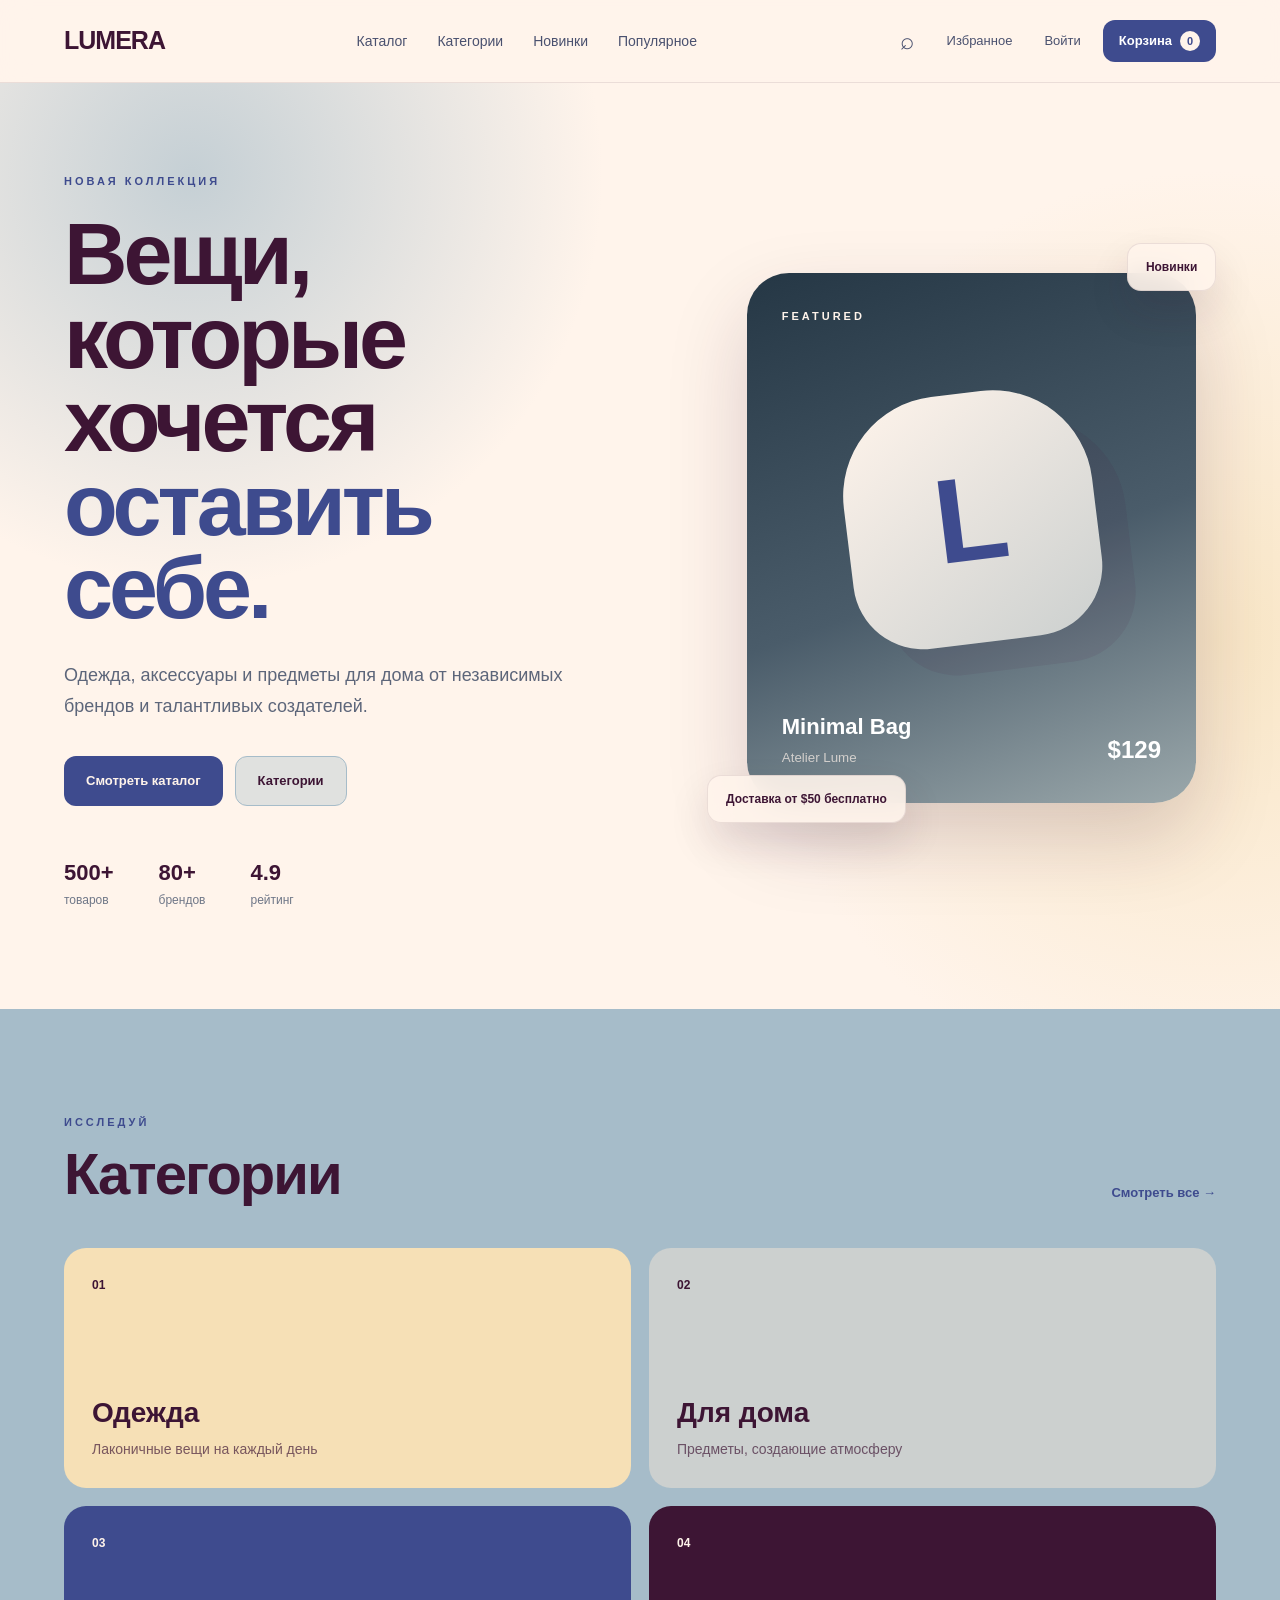
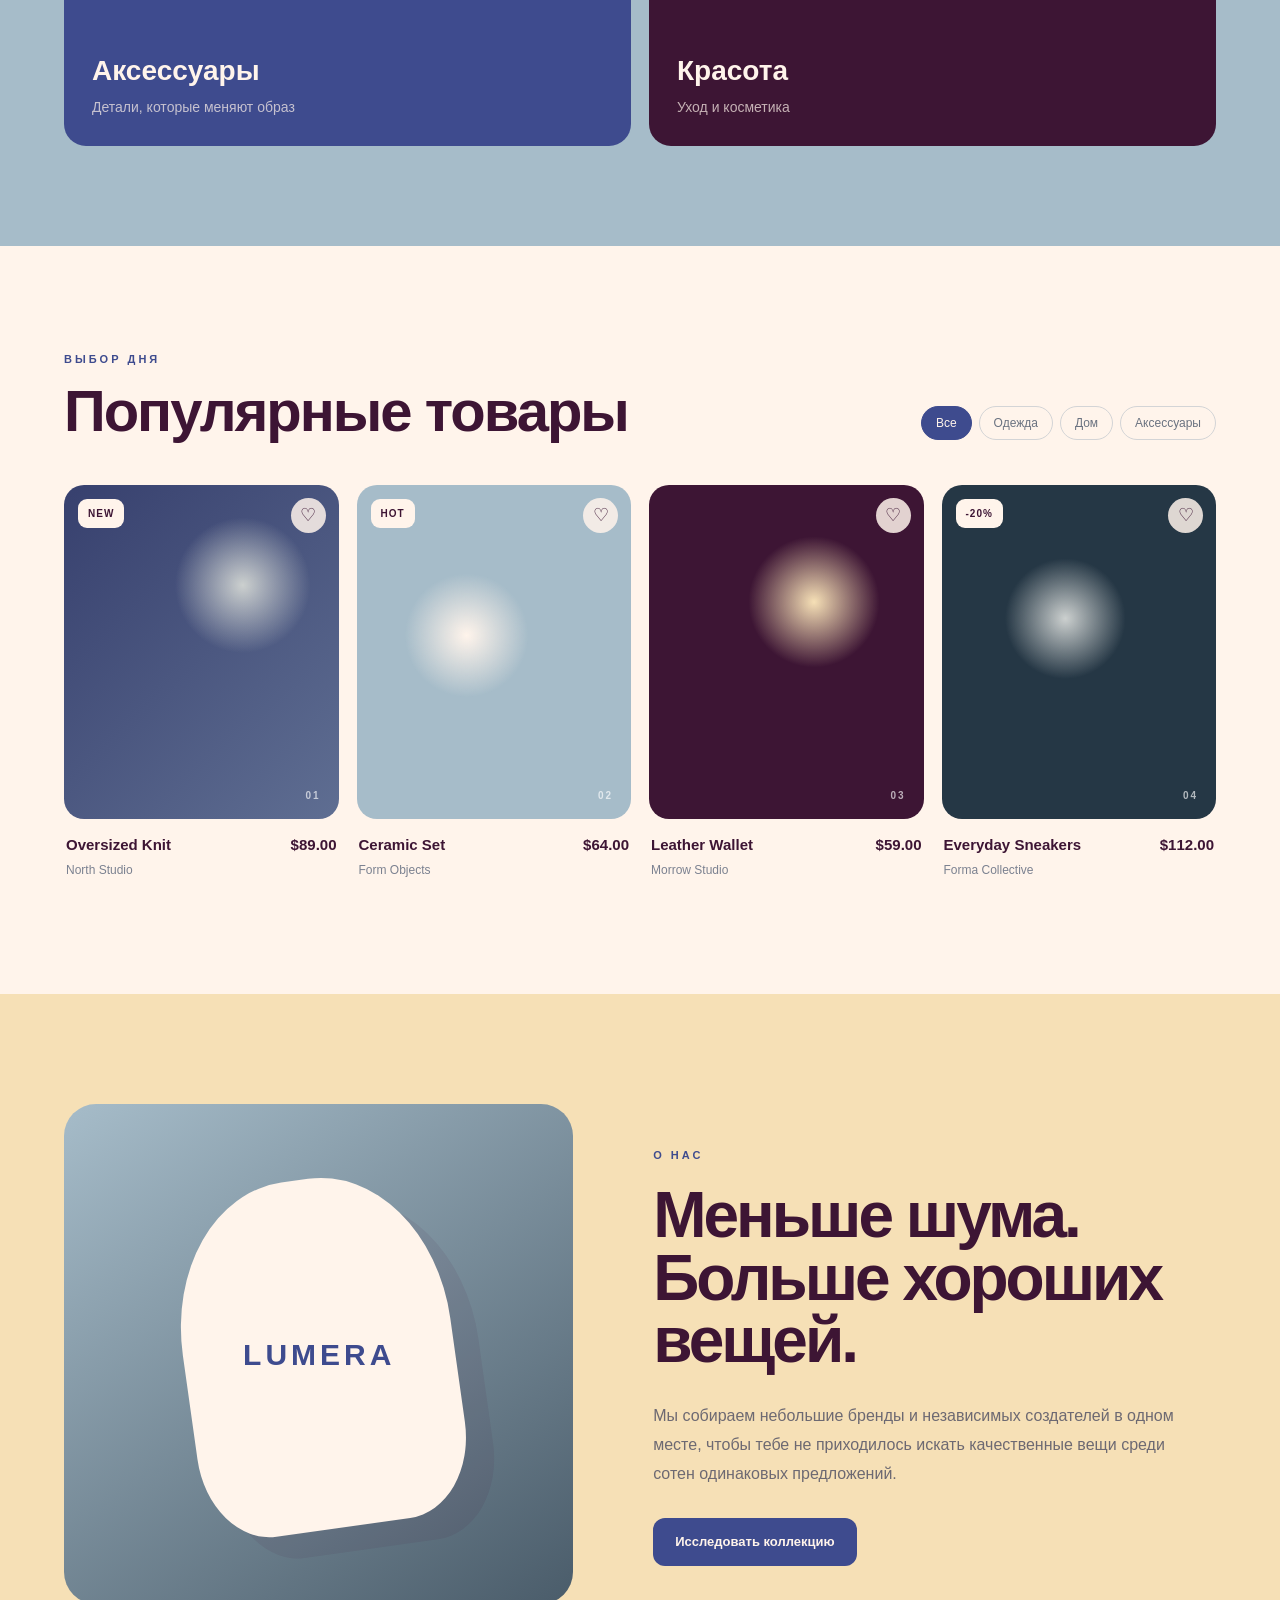
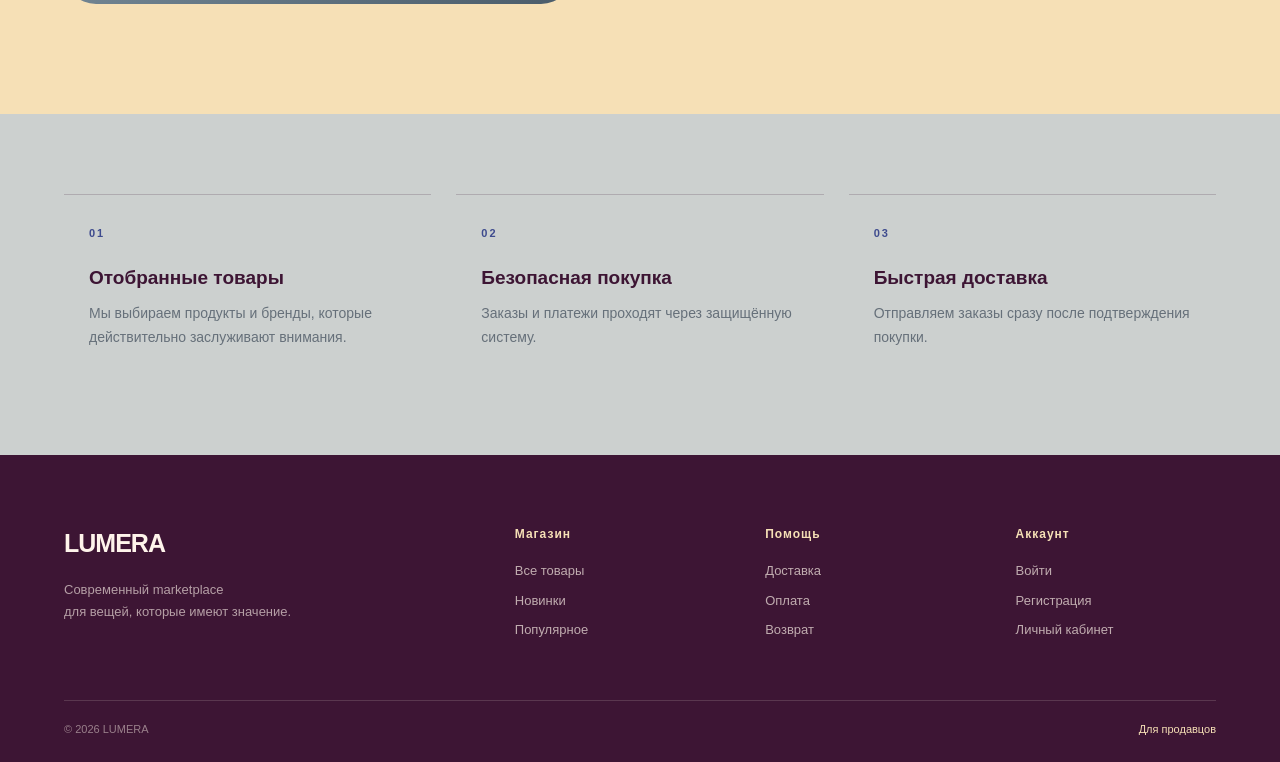
<file: index.html>
<!DOCTYPE html>
<html lang="ru">

<head>
    <meta charset="UTF-8">
    <meta name="viewport" content="width=device-width, initial-scale=1.0">

    <title>LUMERA — Marketplace</title>

    <link rel="stylesheet" href="style.css">
</head>

<body>

    <!-- =========================
         HEADER
    ========================== -->

    <header class="header">

        <div class="container header-inner">

            <a href="index.html" class="logo">
                LUMERA
            </a>


            <nav class="main-nav">

                <a href="#catalog">Каталог</a>
                <a href="#categories">Категории</a>
                <a href="#new">Новинки</a>
                <a href="#popular">Популярное</a>

            </nav>


            <div class="header-actions">

                <button class="icon-button" aria-label="Поиск">
                    <span>⌕</span>
                </button>

                <a href="#" class="header-action" id="favoritesButton">
                    Избранное
                </a>

                <a href="#" class="header-action" id="accountButton">
                    Войти
                </a>

                <a href="#" class="cart-button">
                    Корзина
                    <span class="cart-count">0</span>
                </a>

            </div>

        </div>

    </header>


    <!-- =========================
         HERO
    ========================== -->

    <main>

        <section class="hero">

            <div class="container hero-grid">

                <div class="hero-content">

                    <span class="eyebrow">
                        НОВАЯ КОЛЛЕКЦИЯ
                    </span>

                    <h1>
                        Вещи,<br>
                        которые хочется<br>
                        <span>оставить себе.</span>
                    </h1>

                    <p class="hero-description">
                        Одежда, аксессуары и предметы для дома
                        от независимых брендов и талантливых создателей.
                    </p>

                    <div class="hero-actions">

                        <a href="#catalog" class="primary-button">
                            Смотреть каталог
                        </a>

                        <a href="#categories" class="secondary-button">
                            Категории
                        </a>

                    </div>

                    <div class="hero-meta">

                        <div>
                            <strong>500+</strong>
                            <span>товаров</span>
                        </div>

                        <div>
                            <strong>80+</strong>
                            <span>брендов</span>
                        </div>

                        <div>
                            <strong>4.9</strong>
                            <span>рейтинг</span>
                        </div>

                    </div>

                </div>


                <div class="hero-visual">

                    <div class="hero-card main-card">

                        <span class="hero-card-label">
                            FEATURED
                        </span>

                        <div class="hero-product-shape">
                            L
                        </div>

                        <div class="hero-card-bottom">

                            <div>
                                <span>Minimal Bag</span>
                                <small>Atelier Lume</small>
                            </div>

                            <strong>
                                $129
                            </strong>

                        </div>

                    </div>


                    <div class="floating-note note-top">
                        Новинки
                    </div>

                    <div class="floating-note note-bottom">
                        Доставка от $50 бесплатно
                    </div>

                </div>

            </div>

        </section>


        <!-- =========================
             CATEGORIES
        ========================== -->

        <section class="categories-section" id="categories">

            <div class="container">

                <div class="section-heading">

                    <div>
                        <span class="eyebrow">
                            ИССЛЕДУЙ
                        </span>

                        <h2>
                            Категории
                        </h2>
                    </div>

                    <a href="#catalog" class="text-link">
                        Смотреть все →
                    </a>

                </div>


                <div class="categories-grid">

                    <a href="#catalog" class="category-card category-fashion">

                        <span>01</span>

                        <div>
                            <h3>Одежда</h3>
                            <p>Лаконичные вещи на каждый день</p>
                        </div>

                    </a>


                    <a href="#catalog" class="category-card category-home">

                        <span>02</span>

                        <div>
                            <h3>Для дома</h3>
                            <p>Предметы, создающие атмосферу</p>
                        </div>

                    </a>


                    <a href="#catalog" class="category-card category-accessories">

                        <span>03</span>

                        <div>
                            <h3>Аксессуары</h3>
                            <p>Детали, которые меняют образ</p>
                        </div>

                    </a>


                    <a href="#catalog" class="category-card category-beauty">

                        <span>04</span>

                        <div>
                            <h3>Красота</h3>
                            <p>Уход и косметика</p>
                        </div>

                    </a>

                </div>

            </div>

        </section>


        <!-- =========================
             CATALOG
        ========================== -->

        <section class="catalog-section" id="catalog">

            <div class="container">

                <div class="section-heading">

                    <div>

                        <span class="eyebrow">
                            ВЫБОР ДНЯ
                        </span>

                        <h2>
                            Популярные товары
                        </h2>

                    </div>


                    <div class="catalog-controls">

                        <button class="filter-button active">
                            Все
                        </button>

                        <button class="filter-button">
                            Одежда
                        </button>

                        <button class="filter-button">
                            Дом
                        </button>

                        <button class="filter-button">
                            Аксессуары
                        </button>

                    </div>

                </div>


                <div class="products-grid" id="productsGrid">


                    <!-- PRODUCT -->

                    <article class="product-card">

                        <div class="product-image image-one">

                            <span class="product-badge">
                                NEW
                            </span>

                            <button class="favorite-button">
                                ♡
                            </button>

                            <div class="product-image-label">
                                01
                            </div>

                        </div>


                        <div class="product-info">

                            <div>

                                <h3>
                                    Oversized Knit
                                </h3>

                                <p>
                                    North Studio
                                </p>

                            </div>

                            <strong>
                                $89
                            </strong>

                        </div>

                    </article>


                    <!-- PRODUCT -->

                    <article class="product-card">

                        <div class="product-image image-two">

                            <span class="product-badge">
                                HOT
                            </span>

                            <button class="favorite-button">
                                ♡
                            </button>

                            <div class="product-image-label">
                                02
                            </div>

                        </div>


                        <div class="product-info">

                            <div>

                                <h3>
                                    Ceramic Set
                                </h3>

                                <p>
                                    Form Objects
                                </p>

                            </div>

                            <strong>
                                $64
                            </strong>

                        </div>

                    </article>


                    <!-- PRODUCT -->

                    <article class="product-card">

                        <div class="product-image image-three">

                            <button class="favorite-button">
                                ♡
                            </button>

                            <div class="product-image-label">
                                03
                            </div>

                        </div>


                        <div class="product-info">

                            <div>

                                <h3>
                                    Leather Wallet
                                </h3>

                                <p>
                                    Morrow Studio
                                </p>

                            </div>

                            <strong>
                                $59
                            </strong>

                        </div>

                    </article>


                    <!-- PRODUCT -->

                    <article class="product-card">

                        <div class="product-image image-four">

                            <span class="product-badge">
                                -20%
                            </span>

                            <button class="favorite-button">
                                ♡
                            </button>

                            <div class="product-image-label">
                                04
                            </div>

                        </div>


                        <div class="product-info">

                            <div>

                                <h3>
                                    Everyday Sneakers
                                </h3>

                                <p>
                                    Forma Collective
                                </p>

                            </div>

                            <strong>
                                $112
                            </strong>

                        </div>

                    </article>


                </div>

            </div>

        </section>


        <!-- =========================
             FEATURE
        ========================== -->

        <section class="feature-section" id="new">

            <div class="container feature-grid">

                <div class="feature-visual">

                    <div class="feature-shape">
                        <span>LUMERA</span>
                    </div>

                </div>


                <div class="feature-content">

                    <span class="eyebrow">
                        О НАС
                    </span>

                    <h2>
                        Меньше шума.<br>
                        Больше хороших вещей.
                    </h2>

                    <p>
                        Мы собираем небольшие бренды и независимых
                        создателей в одном месте, чтобы тебе не
                        приходилось искать качественные вещи среди
                        сотен одинаковых предложений.
                    </p>

                    <a href="#catalog" class="primary-button">
                        Исследовать коллекцию
                    </a>

                </div>

            </div>

        </section>


        <!-- =========================
             ADVANTAGES
        ========================== -->

        <section class="advantages">

            <div class="container advantages-grid">

                <div class="advantage">

                    <span>01</span>

                    <h3>
                        Отобранные товары
                    </h3>

                    <p>
                        Мы выбираем продукты и бренды,
                        которые действительно заслуживают внимания.
                    </p>

                </div>


                <div class="advantage">

                    <span>02</span>

                    <h3>
                        Безопасная покупка
                    </h3>

                    <p>
                        Заказы и платежи проходят через
                        защищённую систему.
                    </p>

                </div>


                <div class="advantage">

                    <span>03</span>

                    <h3>
                        Быстрая доставка
                    </h3>

                    <p>
                        Отправляем заказы сразу после
                        подтверждения покупки.
                    </p>

                </div>

            </div>

        </section>

    </main>


    <!-- =========================
         FOOTER
    ========================== -->

    <footer class="footer">

        <div class="container footer-grid">

            <div>

                <a href="#home" class="logo">
                    LUMERA
                </a>

                <p>
                    Современный marketplace<br>
                    для вещей, которые имеют значение.
                </p>

            </div>


            <div class="footer-column">

                <h4>
                    Магазин
                </h4>

                <a href="#catalog">Все товары</a>
                <a href="#new">Новинки</a>
                <a href="#popular">Популярное</a>

            </div>


            <div class="footer-column">

                <h4>
                    Помощь
                </h4>

                <a href="#">Доставка</a>
                <a href="#">Оплата</a>
                <a href="#">Возврат</a>

            </div>


            <div class="footer-column">

                <h4>
                    Аккаунт
                </h4>

                <a href="login.html">Войти</a>
                <a href="register.html">Регистрация</a>
                <a href="account.html">Личный кабинет</a>

            </div>

        </div>


        <div class="container footer-bottom">

            <span>
                © 2026 LUMERA
            </span>

            <a href="moderator.html">
                Для продавцов
            </a>

        </div>

    </footer>


    <script src="app.js"></script>

</body>

</html>
</file>
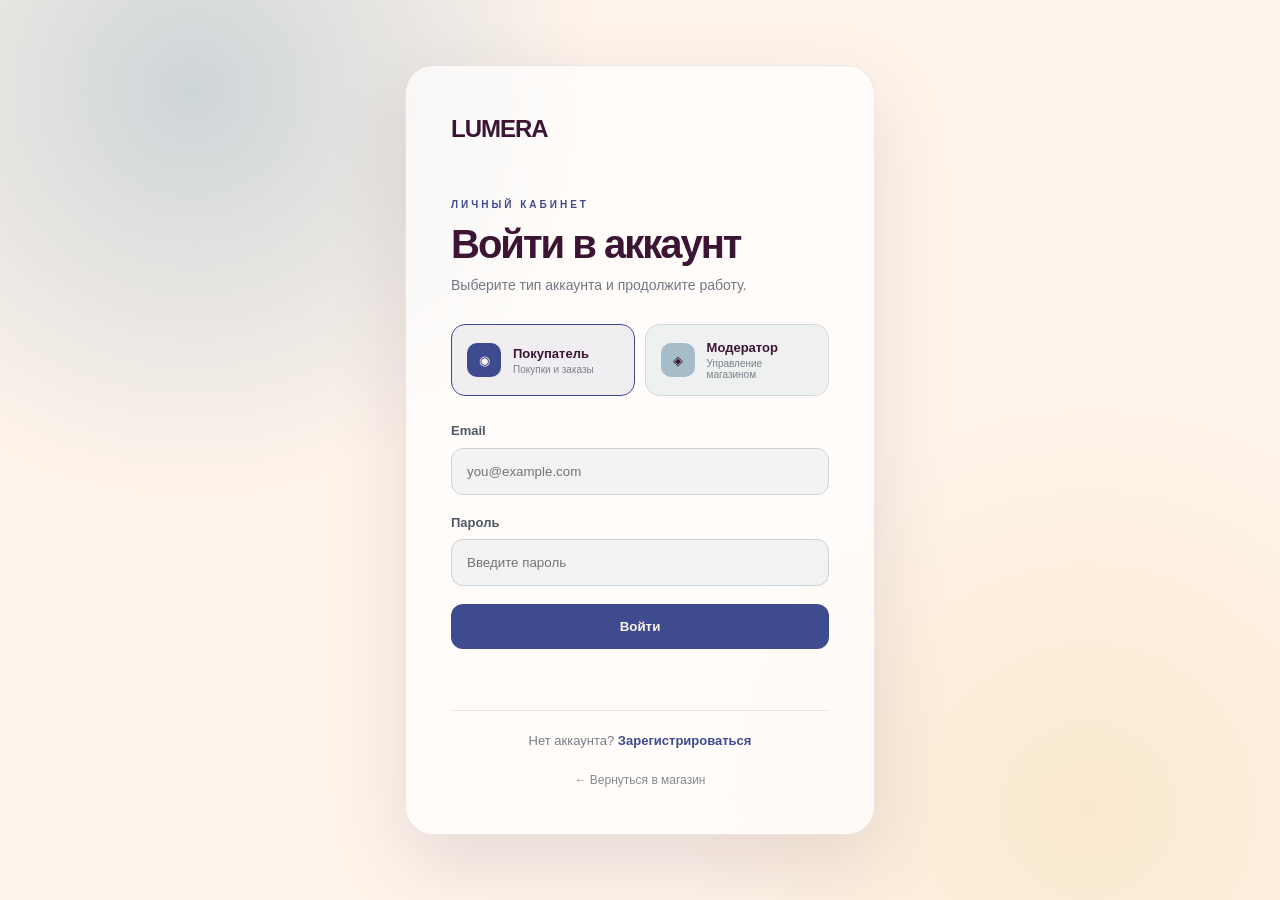
<file: login.html>
<!DOCTYPE html>
<html lang="ru">

<head>
    <meta charset="UTF-8">
    <meta name="viewport" content="width=device-width, initial-scale=1.0">

    <title>LUMERA — Вход</title>

    <link rel="stylesheet" href="style.css">
</head>


<body class="login-page">


    <main class="login-wrapper">

        <div class="login-card">

            <a href="index.html" class="login-logo">
                LUMERA
            </a>

            <span class="login-eyebrow">
                ЛИЧНЫЙ КАБИНЕТ
            </span>

            <h1>
                Войти в аккаунт
            </h1>

            <p class="login-description">
                Выберите тип аккаунта и продолжите работу.
            </p>


            <!-- ROLE -->

            <div class="role-selector">

                <button
                    class="role-button active"
                    data-role="buyer"
                    type="button"
                >
                    <span class="role-icon">◉</span>

                    <span>
                        <strong>Покупатель</strong>
                        <small>Покупки и заказы</small>
                    </span>
                </button>


                <button
                    class="role-button"
                    data-role="moderator"
                    type="button"
                >
                    <span class="role-icon">◈</span>

                    <span>
                        <strong>Модератор</strong>
                        <small>Управление магазином</small>
                    </span>
                </button>

            </div>


            <!-- FORM -->

            <form id="loginForm">

                <label>
                    Email

                    <input
                        type="email"
                        id="email"
                        placeholder="you@example.com"
                        required
                    >
                </label>


                <label>
                    Пароль

                    <input
                        type="password"
                        id="password"
                        placeholder="Введите пароль"
                        required
                    >
                </label>


                <button
                    type="submit"
                    class="login-submit"
                >
                    Войти
                </button>


                <p
                    id="loginMessage"
                    class="login-message"
                ></p>

            </form>


            <div class="login-register">

                Нет аккаунта?

                <a href="register.html">
                    Зарегистрироваться
                </a>

            </div>


            <a
                href="index.html"
                class="login-back"
            >
                ← Вернуться в магазин
            </a>

        </div>

    </main>


    <script src="login.js"></script>

</body>
</html>
</file>
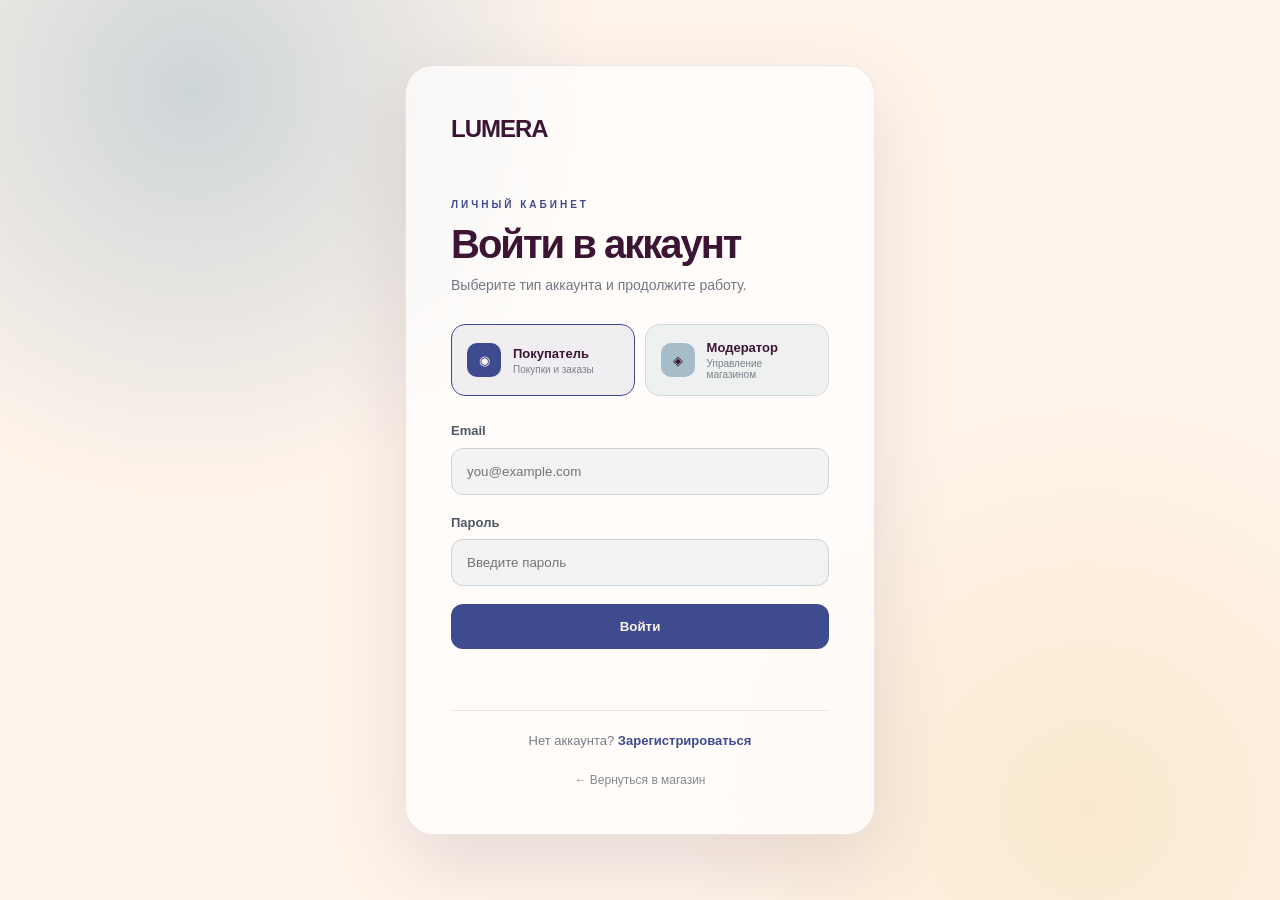
<file: moderator.html>
<!DOCTYPE html>
<html lang="ru">

<head>
    <meta charset="UTF-8">
    <meta name="viewport" content="width=device-width, initial-scale=1.0">

    <title>LUMERA — Модератор</title>

    <link rel="stylesheet" href="style.css">
</head>

<body class="moderator-page">


<!-- =========================================
     HEADER
========================================= -->

<header class="moderator-header">

    <div class="moderator-brand">

        <a href="index.html" class="logo">
            LUMERA
        </a>

        <span class="moderator-badge">
            MODERATOR
        </span>

    </div>


    <div class="moderator-user">

        <span id="moderatorEmail">
            moderator@lumera.local
        </span>

        <button
            id="logoutButton"
            class="moderator-logout"
        >
            Выйти
        </button>

    </div>

</header>


<!-- =========================================
     MAIN
========================================= -->

<main class="moderator-main-page">


    <!-- PAGE TITLE -->

    <section class="moderator-intro">

        <div>

            <span class="eyebrow">
                MANAGEMENT
            </span>

            <h1>
                Каталог товаров
            </h1>

            <p>
                Добавляйте товары, управляйте ценами,
                остатками и публикацией.
            </p>

        </div>


        <button
            id="addProductButton"
            class="primary-button moderator-add-button"
        >
            + Добавить товар
        </button>

    </section>


    <!-- =====================================
         STATISTICS
    ====================================== -->

    <section class="moderator-stats">

        <div class="moderator-stat">

            <span>
                Всего товаров
            </span>

            <strong id="totalProducts">
                0
            </strong>

        </div>


        <div class="moderator-stat">

            <span>
                Опубликовано
            </span>

            <strong id="publishedProducts">
                0
            </strong>

        </div>


        <div class="moderator-stat">

            <span>
                Нет в наличии
            </span>

            <strong id="outOfStock">
                0
            </strong>

        </div>

    </section>


    <!-- =====================================
         TOOLBAR
    ====================================== -->

    <section class="moderator-toolbar">

        <div class="moderator-search">

            <span>
                ⌕
            </span>

            <input
                type="text"
                id="searchInput"
                placeholder="Поиск товара..."
            >

        </div>


        <select id="categoryFilter">

            <option value="all">
                Все категории
            </option>

            <option value="Одежда">
                Одежда
            </option>

            <option value="Для дома">
                Для дома
            </option>

            <option value="Аксессуары">
                Аксессуары
            </option>

            <option value="Красота">
                Красота
            </option>

        </select>


        <select id="statusFilter">

            <option value="all">
                Все статусы
            </option>

            <option value="published">
                Опубликованные
            </option>

            <option value="draft">
                Черновики
            </option>

        </select>

    </section>


    <!-- =====================================
         PRODUCTS
    ====================================== -->

    <section
        class="moderator-products"
        id="moderatorProducts"
    ></section>


</main>


<!-- =========================================
     PRODUCT MODAL
========================================= -->

<div
    class="modal-overlay"
    id="productModal"
>

    <div class="product-modal moderator-modal">


        <button
            class="modal-close"
            id="closeModalButton"
        >
            ×
        </button>


        <span class="eyebrow">
            PRODUCT
        </span>


        <h2 id="modalTitle">
            Новый товар
        </h2>


        <p class="modal-description">
            Заполните информацию о товаре.
        </p>


        <form id="productForm">


            <input
                type="hidden"
                id="productId"
            >


            <!-- NAME -->

            <label>

                Название товара

                <input
                    type="text"
                    id="productName"
                    placeholder="Например: Oversized Knit"
                    required
                >

            </label>


            <!-- DESCRIPTION -->

            <label>

                Описание

                <textarea
                    id="productDescription"
                    placeholder="Кратко опишите товар..."
                    required
                ></textarea>

            </label>


            <!-- CATEGORY -->

            <label>

                Категория

                <select id="productCategory">

                    <option value="Одежда">
                        Одежда
                    </option>

                    <option value="Для дома">
                        Для дома
                    </option>

                    <option value="Аксессуары">
                        Аксессуары
                    </option>

                    <option value="Красота">
                        Красота
                    </option>

                </select>

            </label>


            <!-- PRICE -->

            <label>

                Цена

                <div class="moderator-price-input">

                    <span>
                        $
                    </span>

                    <input
                        type="number"
                        id="productPrice"
                        min="0"
                        step="0.01"
                        placeholder="99"
                        required
                    >

                </div>

            </label>


            <!-- STOCK -->

            <label>

                Остаток

                <input
                    type="number"
                    id="productStock"
                    min="0"
                    step="1"
                    placeholder="10"
                    required
                >

            </label>


            <!-- BRAND -->

            <label>

                Бренд

                <input
                    type="text"
                    id="productBrand"
                    placeholder="Например: North Studio"
                >

            </label>


            <!-- IMAGE -->

            <label>

                Фотография товара

                <div class="image-upload">

                    <input
                        type="file"
                        id="productImageFile"
                        accept="image/*"
                    >

                    <div
                        class="image-preview"
                        id="imagePreview"
                    >
                        <span>
                            Выберите изображение
                        </span>
                    </div>

                </div>

            </label>


            <!-- BADGE -->

            <label>

                Бейдж

                <input
                    type="text"
                    id="productBadge"
                    placeholder="NEW, HOT, -20%"
                    maxlength="10"
                >

            </label>


            <!-- PUBLISH -->

            <label class="publish-control">

                <input
                    type="checkbox"
                    id="productPublished"
                >

                <span>
                    Опубликовать товар
                </span>

            </label>


            <!-- BUTTONS -->

            <div class="modal-actions">


                <button
                    type="button"
                    class="cancel-button"
                    id="cancelButton"
                >
                    Отмена
                </button>


                <button
                    type="submit"
                    class="save-button"
                >
                    Опубликовать
                </button>


            </div>

        </form>

    </div>

</div>


<script>

"use strict";


/* =========================================
   SETTINGS
========================================= */

const PRODUCTS_KEY = "lumeraProducts";


/* =========================================
   ELEMENTS
========================================= */

const productModal =
    document.getElementById("productModal");

const productForm =
    document.getElementById("productForm");

const productId =
    document.getElementById("productId");

const productName =
    document.getElementById("productName");

const productDescription =
    document.getElementById("productDescription");

const productCategory =
    document.getElementById("productCategory");

const productPrice =
    document.getElementById("productPrice");

const productStock =
    document.getElementById("productStock");

const productBrand =
    document.getElementById("productBrand");

const productBadge =
    document.getElementById("productBadge");

const productPublished =
    document.getElementById("productPublished");

const productImageFile =
    document.getElementById("productImageFile");

const imagePreview =
    document.getElementById("imagePreview");

const moderatorProducts =
    document.getElementById("moderatorProducts");

const searchInput =
    document.getElementById("searchInput");

const categoryFilter =
    document.getElementById("categoryFilter");

const statusFilter =
    document.getElementById("statusFilter");

const modalTitle =
    document.getElementById("modalTitle");


/* =========================================
   DEFAULT PRODUCTS
========================================= */

const DEFAULT_PRODUCTS = [

    {
        id: 1,
        name: "Oversized Knit",
        description: "Мягкий трикотажный свитер свободного кроя.",
        category: "Одежда",
        price: 89,
        stock: 14,
        brand: "North Studio",
        image: "",
        badge: "NEW",
        published: true
    },

    {
        id: 2,
        name: "Ceramic Set",
        description: "Минималистичный набор керамической посуды.",
        category: "Для дома",
        price: 64,
        stock: 8,
        brand: "Form Objects",
        image: "",
        badge: "HOT",
        published: true
    },

    {
        id: 3,
        name: "Leather Wallet",
        description: "Компактный кошелёк из натуральной кожи.",
        category: "Аксессуары",
        price: 59,
        stock: 21,
        brand: "Morrow Studio",
        image: "",
        badge: "",
        published: true
    }

];


/* =========================================
   DATA
========================================= */

function getProducts() {

    const saved =
        localStorage.getItem(PRODUCTS_KEY);


    if (!saved) {

        localStorage.setItem(
            PRODUCTS_KEY,
            JSON.stringify(DEFAULT_PRODUCTS)
        );

        return [...DEFAULT_PRODUCTS];
    }


    try {

        const data =
            JSON.parse(saved);


        if (!Array.isArray(data)) {
            throw new Error();
        }


        return data;

    } catch {

        localStorage.setItem(
            PRODUCTS_KEY,
            JSON.stringify(DEFAULT_PRODUCTS)
        );

        return [...DEFAULT_PRODUCTS];
    }
}


function saveProducts(products) {

    localStorage.setItem(
        PRODUCTS_KEY,
        JSON.stringify(products)
    );

}


/* =========================================
   ESCAPE HTML
========================================= */

function escapeHTML(value) {

    return String(value)

        .replaceAll("&", "&amp;")
        .replaceAll("<", "&lt;")
        .replaceAll(">", "&gt;")
        .replaceAll('"', "&quot;")
        .replaceAll("'", "&#039;");

}


/* =========================================
   IMAGE PREVIEW
========================================= */

let selectedImage = "";


productImageFile.addEventListener(
    "change",
    function () {

        const file =
            this.files[0];


        if (!file) {
            return;
        }


        if (!file.type.startsWith("image/")) {

            alert(
                "Выберите изображение."
            );

            this.value = "";

            return;
        }


        const reader =
            new FileReader();


        reader.onload = function () {

            selectedImage =
                reader.result;


            imagePreview.innerHTML = `

                <img
                    src="${selectedImage}"
                    alt="Preview"
                >

            `;

        };


        reader.readAsDataURL(file);

    }
);


/* =========================================
   OPEN ADD
========================================= */

function openAddProduct() {

    productForm.reset();

    productId.value = "";

    selectedImage = "";

    imagePreview.innerHTML = `
        <span>
            Выберите изображение
        </span>
    `;

    modalTitle.textContent =
        "Новый товар";


    productPublished.checked =
        true;


    productModal.classList.add(
        "active"
    );

}


/* =========================================
   OPEN EDIT
========================================= */

function openEditProduct(id) {

    const products =
        getProducts();


    const product =
        products.find(
            item =>
                item.id === id
        );


    if (!product) {
        return;
    }


    productId.value =
        product.id;

    productName.value =
        product.name;

    productDescription.value =
        product.description;

    productCategory.value =
        product.category;

    productPrice.value =
        product.price;

    productStock.value =
        product.stock;

    productBrand.value =
        product.brand || "";

    productBadge.value =
        product.badge || "";

    productPublished.checked =
        product.published !== false;


    selectedImage =
        product.image || "";


    if (selectedImage) {

        imagePreview.innerHTML = `

            <img
                src="${selectedImage}"
                alt="Preview"
            >

        `;

    } else {

        imagePreview.innerHTML = `
            <span>
                Выберите изображение
            </span>
        `;
    }


    modalTitle.textContent =
        "Изменить товар";


    productModal.classList.add(
        "active"
    );

}


/* =========================================
   SAVE PRODUCT
========================================= */

productForm.addEventListener(
    "submit",
    function (event) {

        event.preventDefault();


        const name =
            productName.value.trim();

        const description =
            productDescription.value.trim();

        const category =
            productCategory.value;

        const price =
            Number(
                productPrice.value
            );

        const stock =
            Number(
                productStock.value
            );

        const brand =
            productBrand.value.trim();

        const badge =
            productBadge.value.trim();

        const published =
            productPublished.checked;


        if (!name) {

            alert(
                "Введите название товара."
            );

            return;
        }


        if (!description) {

            alert(
                "Введите описание товара."
            );

            return;
        }


        if (
            !Number.isFinite(price) ||
            price < 0
        ) {

            alert(
                "Введите корректную цену."
            );

            return;
        }


        if (
            !Number.isInteger(stock) ||
            stock < 0
        ) {

            alert(
                "Введите корректный остаток."
            );

            return;
        }


        const products =
            getProducts();


        const currentId =
            productId.value;


        if (currentId) {

            const product =
                products.find(
                    item =>
                        item.id ===
                        Number(currentId)
                );


            if (product) {

                product.name =
                    name;

                product.description =
                    description;

                product.category =
                    category;

                product.price =
                    price;

                product.stock =
                    stock;

                product.brand =
                    brand;

                product.badge =
                    badge;

                product.published =
                    published;


                /*
                    Если новую фотографию
                    не выбрали — старая
                    остаётся.
                */

                if (selectedImage) {

                    product.image =
                        selectedImage;
                }

            }

        }

        else {

            products.push({

                id: Date.now(),

                name,

                description,

                category,

                price,

                stock,

                brand,

                image: selectedImage,

                badge,

                published

            });

        }


        saveProducts(products);


        closeModal();


        renderProducts();

        updateStatistics();

    }
);


/* =========================================
   DELETE
========================================= */

function deleteProduct(id) {

    const products =
        getProducts();


    const product =
        products.find(
            item =>
                item.id === id
        );


    if (!product) {
        return;
    }


    const confirmed =
        confirm(
            `Удалить "${product.name}"?`
        );


    if (!confirmed) {
        return;
    }


    const updated =
        products.filter(
            item =>
                item.id !== id
        );


    saveProducts(updated);


    renderProducts();

    updateStatistics();

}


/* =========================================
   TOGGLE PUBLISH
========================================= */

function togglePublish(id) {

    const products =
        getProducts();


    const product =
        products.find(
            item =>
                item.id === id
        );


    if (!product) {
        return;
    }


    product.published =
        !product.published;


    saveProducts(products);


    renderProducts();

    updateStatistics();

}


/* =========================================
   RENDER
========================================= */

function renderProducts() {

    const products =
        getProducts();


    const query =
        searchInput.value
            .trim()
            .toLowerCase();


    const category =
        categoryFilter.value;


    const status =
        statusFilter.value;


    const filtered =
        products.filter(
            product => {


                const matchesSearch =
                    !query ||
                    product.name
                        .toLowerCase()
                        .includes(query) ||
                    product.description
                        .toLowerCase()
                        .includes(query);


                const matchesCategory =
                    category === "all" ||
                    product.category === category;


                const matchesStatus =
                    status === "all" ||
                    (
                        status === "published" &&
                        product.published
                    ) ||
                    (
                        status === "draft" &&
                        !product.published
                    );


                return (
                    matchesSearch &&
                    matchesCategory &&
                    matchesStatus
                );

            }
        );


    moderatorProducts.innerHTML = "";


    if (filtered.length === 0) {

        moderatorProducts.innerHTML = `

            <div class="moderator-empty">

                <div>
                    ◌
                </div>

                <h3>
                    Ничего не найдено
                </h3>

                <p>
                    Попробуйте изменить параметры поиска.
                </p>

            </div>

        `;

        return;
    }


    filtered.forEach(
        (product, index) => {

            const card =
                document.createElement("article");


            card.className =
                "moderator-product-card";


            const image =
                product.image
                    ? `
                        <img
                            src="${product.image}"
                            alt="${escapeHTML(product.name)}"
                        >
                    `
                    : `
                        <div class="moderator-product-placeholder">
                            ${String(index + 1).padStart(2, "0")}
                        </div>
                    `;


            card.innerHTML = `

                <div class="moderator-product-image">

                    ${image}

                </div>


                <div class="moderator-product-info">

                    <span class="product-category">
                        ${escapeHTML(product.category)}
                    </span>

                    <h3>
                        ${escapeHTML(product.name)}
                    </h3>

                    <p>
                        ${escapeHTML(product.brand || "Без бренда")}
                    </p>

                </div>


                <div class="moderator-product-price">
                    $${Number(product.price).toFixed(2)}
                </div>


                <div class="moderator-stock">

                    <span>
                        Остаток
                    </span>

                    <strong>
                        ${product.stock}
                    </strong>

                </div>


                <div class="moderator-publication">

                    <span class="${
                        product.published
                            ? "published"
                            : "draft"
                    }">

                        ${
                            product.published
                                ? "Опубликован"
                                : "Черновик"
                        }

                    </span>

                </div>


                <div class="moderator-product-actions">

                    <button
                        class="edit-product"
                        data-id="${product.id}"
                    >
                        Изменить
                    </button>


                    <button
                        class="toggle-product"
                        data-id="${product.id}"
                    >
                        ${
                            product.published
                                ? "Снять"
                                : "Опубликовать"
                        }
                    </button>


                    <button
                        class="delete-product"
                        data-id="${product.id}"
                    >
                        Удалить
                    </button>

                </div>

            `;


            moderatorProducts.appendChild(
                card
            );

        }
    );

}


/* =========================================
   STATISTICS
========================================= */

function updateStatistics() {

    const products =
        getProducts();


    document.getElementById(
        "totalProducts"
    ).textContent =
        products.length;


    document.getElementById(
        "publishedProducts"
    ).textContent =
        products.filter(
            product =>
                product.published
        ).length;


    document.getElementById(
        "outOfStock"
    ).textContent =
        products.filter(
            product =>
                product.stock === 0
        ).length;

}


/* =========================================
   EVENTS
========================================= */

document
    .getElementById("addProductButton")
    .addEventListener(
        "click",
        openAddProduct
    );


document
    .getElementById("closeModalButton")
    .addEventListener(
        "click",
        closeModal
    );


document
    .getElementById("cancelButton")
    .addEventListener(
        "click",
        closeModal
    );


moderatorProducts.addEventListener(
    "click",
    event => {

        const edit =
            event.target.closest(
                ".edit-product"
            );


        const toggle =
            event.target.closest(
                ".toggle-product"
            );


        const remove =
            event.target.closest(
                ".delete-product"
            );


        if (edit) {

            openEditProduct(
                Number(
                    edit.dataset.id
                )
            );

        }


        if (toggle) {

            togglePublish(
                Number(
                    toggle.dataset.id
                )
            );

        }


        if (remove) {

            deleteProduct(
                Number(
                    remove.dataset.id
                )
            );

        }

    }
);


searchInput.addEventListener(
    "input",
    renderProducts
);


categoryFilter.addEventListener(
    "change",
    renderProducts
);


statusFilter.addEventListener(
    "change",
    renderProducts
);


productModal.addEventListener(
    "click",
    event => {

        if (
            event.target ===
            productModal
        ) {

            closeModal();

        }

    }
);


document
    .getElementById("logoutButton")
    .addEventListener(
        "click",
        () => {

            localStorage.removeItem(
                "lumeraRole"
            );

            localStorage.removeItem(
                "lumeraUser"
            );

            window.location.href =
                "login.html";

        }
    );


function closeModal() {

    productModal.classList.remove(
        "active"
    );

}


/* =========================================
   INIT
========================================= */

document.addEventListener(
    "DOMContentLoaded",
    function () {

        const role =
    localStorage.getItem("lumeraRole");


        if (role !== "moderator") {

        window.location.href =
            "login.html?role=moderator";

        return;
        }


        const email =
            localStorage.getItem(
                "lumeraUser"
            );


        if (email) {

            document.getElementById(
                "moderatorEmail"
            ).textContent =
                email;

        }


        renderProducts();

        updateStatistics();

    }
);

</script>

</body>
</html>
</file>
<file: style.css>
/* =========================================
   RESET
========================================= */

* {
    margin: 0;
    padding: 0;
    box-sizing: border-box;
}

html {
    scroll-behavior: smooth;
}

body {
    background: #FFF4EB;
    color: #3D1534;

    font-family:
        Arial,
        Helvetica,
        sans-serif;

    line-height: 1.5;
}

a {
    color: inherit;
    text-decoration: none;
}

button {
    font-family: inherit;
}

.container {
    width: min(1180px, 90%);
    margin: 0 auto;
}


/* =========================================
   HEADER
========================================= */

.header {
    position: sticky;
    top: 0;
    z-index: 100;

    background: rgba(255, 244, 235, .92);

    border-bottom: 1px solid rgba(61, 21, 52, .1);

    backdrop-filter: blur(14px);
}

.header-inner {
    min-height: 82px;

    display: flex;
    align-items: center;
    justify-content: space-between;

    gap: 30px;
}

.logo {
    font-size: 25px;
    font-weight: 800;
    letter-spacing: -1px;
}

.main-nav {
    display: flex;
    align-items: center;
    gap: 30px;

    color: #4A516F;

    font-size: 14px;
}

.main-nav a {
    transition: .2s;
}

.main-nav a:hover {
    color: #3E4B8E;
}

.header-actions {
    display: flex;
    align-items: center;
    gap: 12px;
}

.icon-button,
.header-action {
    color: #4A516F;
}

.icon-button {
    width: 36px;
    height: 36px;

    border: none;

    background: transparent;

    cursor: pointer;

    font-size: 24px;
}

.header-action {
    padding: 9px 10px;

    font-size: 13px;
}

.cart-button {
    display: flex;
    align-items: center;
    gap: 8px;

    padding: 11px 16px;

    background: #3E4B8E;

    color: white;

    border-radius: 12px;

    font-size: 13px;
    font-weight: 700;
}

.cart-count {
    min-width: 20px;
    height: 20px;

    display: flex;
    align-items: center;
    justify-content: center;

    border-radius: 50%;

    background: #FFF4EB;

    color: #3E4B8E;

    font-size: 11px;
}


/* =========================================
   HERO
========================================= */

.hero {
    padding: 85px 0 100px;

    background:
        radial-gradient(
            circle at 15% 10%,
            rgba(166, 188, 201, .65),
            transparent 30%
        ),
        radial-gradient(
            circle at 95% 60%,
            rgba(246, 224, 182, .7),
            transparent 35%
        ),
        #FFF4EB;
}

.hero-grid {
    display: grid;

    grid-template-columns: 1.05fr .95fr;

    gap: 80px;

    align-items: center;
}

.eyebrow {
    display: inline-block;

    color: #3E4B8E;

    font-size: 11px;
    font-weight: 800;

    letter-spacing: 3px;
}

.hero h1 {
    margin-top: 20px;

    font-size: clamp(52px, 7vw, 88px);

    line-height: .95;

    letter-spacing: -4px;
}

.hero h1 span {
    color: #3E4B8E;
}

.hero-description {
    max-width: 570px;

    margin-top: 30px;

    color: #5D667A;

    font-size: 18px;

    line-height: 1.7;
}

.hero-actions {
    display: flex;
    gap: 12px;

    margin-top: 35px;
}

.primary-button,
.secondary-button {
    display: inline-flex;

    align-items: center;
    justify-content: center;

    padding: 14px 22px;

    border-radius: 12px;

    font-size: 13px;
    font-weight: 700;

    transition: .2s;
}

.primary-button {
    background: #3E4B8E;
    color: #FFF4EB;
}

.primary-button:hover {
    transform: translateY(-2px);

    background: #37406E;
}

.secondary-button {
    background: rgba(166, 188, 201, .35);

    border: 1px solid #A6BCC9;

    color: #3D1534;
}

.secondary-button:hover {
    background: #A6BCC9;
}

.hero-meta {
    display: flex;
    gap: 45px;

    margin-top: 50px;
}

.hero-meta div {
    display: flex;
    flex-direction: column;
}

.hero-meta strong {
    font-size: 22px;
}

.hero-meta span {
    margin-top: 2px;

    color: #6E7687;

    font-size: 12px;
}


/* =========================================
   HERO VISUAL
========================================= */

.hero-visual {
    position: relative;

    min-height: 590px;
}

.main-card {
    position: absolute;

    inset: 30px 20px 30px 40px;

    padding: 35px;

    display: flex;
    flex-direction: column;
    justify-content: space-between;

    border-radius: 42px;

    overflow: hidden;

    background:
        linear-gradient(
            160deg,
            #253745,
            #4A5C6A 55%,
            #9BA8AB
        );

    box-shadow:
        0 35px 80px rgba(61, 21, 52, .18);
}

.hero-card-label {
    font-size: 11px;
    font-weight: 700;

    letter-spacing: 3px;

    color: #FFF4EB;
}

.hero-product-shape {
    width: 250px;
    height: 250px;

    align-self: center;

    display: flex;
    align-items: center;
    justify-content: center;

    border-radius: 40% 40% 28% 28%;

    background:
        linear-gradient(
            145deg,
            #FFF4EB,
            #CCD0CF
        );

    color: #3E4B8E;

    font-size: 120px;
    font-weight: 800;

    transform: rotate(-7deg);

    box-shadow:
        30px 30px 0 rgba(61, 21, 52, .08);
}

.hero-card-bottom {
    display: flex;
    justify-content: space-between;
    align-items: flex-end;

    color: #fff;
}

.hero-card-bottom div {
    display: flex;
    flex-direction: column;
}

.hero-card-bottom span {
    font-size: 22px;
    font-weight: 700;
}

.hero-card-bottom small {
    margin-top: 5px;

    color: rgba(255, 244, 235, .7);
}

.hero-card-bottom strong {
    font-size: 24px;
}

.floating-note {
    position: absolute;

    padding: 14px 18px;

    border-radius: 14px;

    background: rgba(255, 244, 235, .9);

    border: 1px solid rgba(61, 21, 52, .1);

    box-shadow:
        0 20px 40px rgba(61, 21, 52, .12);

    font-size: 12px;
    font-weight: 700;

    backdrop-filter: blur(12px);
}

.note-top {
    top: 0;
    right: 0;
}

.note-bottom {
    bottom: 10px;
    left: 0;
}


/* =========================================
   SECTION HEADING
========================================= */

.categories-section,
.catalog-section {
    padding: 100px 0;
}

.categories-section {
    background: #A6BCC9;
}

.catalog-section {
    background: #FFF4EB;
}

.section-heading {
    display: flex;
    align-items: flex-end;
    justify-content: space-between;

    gap: 30px;

    margin-bottom: 45px;
}

.section-heading h2 {
    margin-top: 12px;

    font-size: clamp(38px, 5vw, 58px);

    line-height: 1;

    letter-spacing: -2px;
}

.text-link {
    color: #3E4B8E;

    font-size: 13px;
    font-weight: 700;
}


/* =========================================
   CATEGORIES
========================================= */

.categories-grid {
    display: grid;

    grid-template-columns: repeat(2, 1fr);

    gap: 18px;
}

.category-card {
    min-height: 240px;

    padding: 28px;

    display: flex;
    flex-direction: column;
    justify-content: space-between;

    border-radius: 22px;

    transition: .25s;

    overflow: hidden;
}

.category-card:hover {
    transform: translateY(-5px);
}

.category-card > span {
    font-size: 12px;
    font-weight: 700;
}

.category-card h3 {
    margin-bottom: 5px;

    font-size: 28px;
}

.category-card p {
    color: rgba(61, 21, 52, .68);

    font-size: 14px;
}

.category-fashion {
    background: #F6E0B6;
}

.category-home {
    background: #CCD0CF;
}

.category-accessories {
    background: #3E4B8E;
    color: #FFF4EB;
}

.category-accessories p {
    color: rgba(255, 244, 235, .7);
}

.category-beauty {
    background: #3D1534;
    color: #FFF4EB;
}

.category-beauty p {
    color: rgba(255, 244, 235, .7);
}


/* =========================================
   CATALOG CONTROLS
========================================= */

.catalog-controls {
    display: flex;
    gap: 7px;
    flex-wrap: wrap;
}

.filter-button {
    padding: 9px 14px;

    border: 1px solid #D3D4D6;

    border-radius: 20px;

    background: transparent;

    color: #6A7280;

    cursor: pointer;

    font-size: 12px;
}

.filter-button.active,
.filter-button:hover {
    background: #3E4B8E;

    border-color: #3E4B8E;

    color: #FFF4EB;
}


/* =========================================
   PRODUCTS
========================================= */

.products-grid {
    display: grid;

    grid-template-columns: repeat(4, 1fr);

    gap: 18px;
}

.product-card {
    min-width: 0;
}

.product-image {
    position: relative;

    aspect-ratio: .82;

    border-radius: 20px;

    overflow: hidden;
}

.image-one {
    background:
        radial-gradient(
            circle at 65% 30%,
            #CCD0CF,
            transparent 23%
        ),
        linear-gradient(
            135deg,
            #37406E,
            #5F6E92
        );
}

.image-two {
    background:
        radial-gradient(
            circle at 40% 45%,
            #FFF4EB,
            transparent 25%
        ),
        #A6BCC9;
}

.image-three {
    background:
        radial-gradient(
            circle at 60% 35%,
            #F6E0B6,
            transparent 24%
        ),
        #3D1534;
}

.image-four {
    background:
        radial-gradient(
            circle at 45% 40%,
            #CCD0CF,
            transparent 24%
        ),
        #253745;
}

.product-badge {
    position: absolute;

    top: 14px;
    left: 14px;

    padding: 7px 10px;

    border-radius: 9px;

    background: #FFF4EB;

    color: #3D1534;

    font-size: 10px;
    font-weight: 800;

    letter-spacing: 1px;
}

.favorite-button {
    position: absolute;

    top: 13px;
    right: 13px;

    width: 35px;
    height: 35px;

    border: none;
    border-radius: 50%;

    background: rgba(255, 244, 235, .85);

    color: #3D1534;

    cursor: pointer;

    font-size: 18px;
}

.product-image-label {
    position: absolute;

    right: 18px;
    bottom: 16px;

    color: rgba(255, 255, 255, .65);

    font-size: 10px;
    font-weight: 800;

    letter-spacing: 2px;
}

.product-info {
    display: flex;
    justify-content: space-between;
    align-items: flex-start;

    gap: 15px;

    padding: 15px 2px;
}

.product-info h3 {
    font-size: 15px;
}

.product-info p {
    margin-top: 4px;

    color: #7B8190;

    font-size: 12px;
}

.product-info strong {
    white-space: nowrap;

    font-size: 15px;
}


/* =========================================
   FEATURE
========================================= */

.feature-section {
    padding: 110px 0;

    background: #F6E0B6;
}

.feature-grid {
    display: grid;

    grid-template-columns: .95fr 1.05fr;

    gap: 80px;

    align-items: center;
}

.feature-visual {
    min-height: 500px;

    display: flex;
    align-items: center;
    justify-content: center;

    border-radius: 32px;

    background:
        linear-gradient(
            145deg,
            #A6BCC9,
            #4A5C6A
        );
}

.feature-shape {
    width: 270px;
    height: 350px;

    border-radius: 45% 45% 25% 25%;

    display: flex;
    align-items: center;
    justify-content: center;

    background: #FFF4EB;

    color: #3E4B8E;

    box-shadow:
        25px 25px 0 rgba(61, 21, 52, .08);

    transform: rotate(-8deg);
}

.feature-shape span {
    transform: rotate(8deg);

    font-size: 30px;
    font-weight: 800;

    letter-spacing: 4px;
}

.feature-content h2 {
    margin-top: 18px;

    font-size: clamp(42px, 5vw, 65px);

    line-height: .98;

    letter-spacing: -3px;
}

.feature-content p {
    max-width: 540px;

    margin: 30px 0;

    color: #6D6972;

    font-size: 16px;
    line-height: 1.8;
}


/* =========================================
   ADVANTAGES
========================================= */

.advantages {
    padding: 80px 0;

    background: #CCD0CF;
}

.advantages-grid {
    display: grid;

    grid-template-columns: repeat(3, 1fr);

    gap: 25px;
}

.advantage {
    padding: 25px;

    border-top: 1px solid rgba(61, 21, 52, .2);
}

.advantage > span {
    color: #3E4B8E;

    font-size: 11px;
    font-weight: 800;
    letter-spacing: 2px;
}

.advantage h3 {
    margin: 20px 0 10px;

    font-size: 19px;
}

.advantage p {
    color: #66707A;

    font-size: 14px;
    line-height: 1.7;
}


/* =========================================
   FOOTER
========================================= */

.footer {
    padding: 70px 0 25px;

    background: #3D1534;

    color: #FFF4EB;
}

.footer-grid {
    display: grid;

    grid-template-columns: 2fr 1fr 1fr 1fr;

    gap: 50px;
}

.footer .logo {
    color: #FFF4EB;
}

.footer p {
    margin-top: 16px;

    color: rgba(255, 244, 235, .62);

    font-size: 13px;
    line-height: 1.7;
}

.footer-column {
    display: flex;
    flex-direction: column;

    gap: 10px;
}

.footer-column h4 {
    margin-bottom: 8px;

    color: #F6E0B6;

    font-size: 12px;

    letter-spacing: 1px;
}

.footer-column a {
    color: rgba(255, 244, 235, .68);

    font-size: 13px;

    transition: .2s;
}

.footer-column a:hover {
    color: #FFF4EB;
}

.footer-bottom {
    margin-top: 60px;
    padding-top: 20px;

    display: flex;
    justify-content: space-between;

    border-top: 1px solid rgba(255, 244, 235, .15);

    color: rgba(255, 244, 235, .48);

    font-size: 11px;
}

.footer-bottom a {
    color: #F6E0B6;
}


/* =========================================
   RESPONSIVE
========================================= */

@media (max-width: 1000px) {

    .main-nav {
        display: none;
    }

    .hero-grid,
    .feature-grid {
        grid-template-columns: 1fr;
    }

    .hero-visual {
        min-height: 500px;
    }

    .products-grid {
        grid-template-columns: repeat(2, 1fr);
    }

    .footer-grid {
        grid-template-columns: repeat(2, 1fr);
    }

}


@media (max-width: 650px) {

    .container {
        width: 92%;
    }

    .header-inner {
        min-height: 70px;
    }

    .header-action {
        display: none;
    }

    .hero {
        padding: 55px 0 70px;
    }

    .hero h1 {
        font-size: 48px;
        letter-spacing: -2px;
    }

    .hero-meta {
        gap: 25px;
    }

    .hero-visual {
        min-height: 420px;
    }

    .main-card {
        inset: 20px 0;
        padding: 25px;
        border-radius: 28px;
    }

    .hero-product-shape {
        width: 180px;
        height: 180px;
        font-size: 80px;
    }

    .categories-grid {
        grid-template-columns: 1fr;
    }

    .section-heading {
        align-items: flex-start;
        flex-direction: column;
    }

    .catalog-controls {
        width: 100%;
    }

    .products-grid {
        grid-template-columns: 1fr 1fr;
    }

    .feature-visual {
        min-height: 380px;
    }

    .advantages-grid {
        grid-template-columns: 1fr;
    }

    .footer-grid {
        grid-template-columns: 1fr 1fr;
        gap: 35px;
    }

    .footer-bottom {
        flex-direction: column;
        gap: 10px;
    }

}


@media (max-width: 430px) {

    .hero-buttons {
        flex-direction: column;
        align-items: stretch;
    }

    .hero-meta {
        justify-content: space-between;
    }

    .products-grid {
        grid-template-columns: 1fr;
    }

    .footer-grid {
        grid-template-columns: 1fr;
    }

}/* =========================
   AUTH
========================= */

.auth-page {
    min-height: 100vh;

    background:
        radial-gradient(
            circle at 20% 10%,
            rgba(166, 188, 201, .55),
            transparent 30%
        ),
        radial-gradient(
            circle at 85% 80%,
            rgba(246, 224, 182, .6),
            transparent 35%
        ),
        #FFF4EB;
}

.auth-container {
    min-height: 100vh;

    display: flex;
    align-items: center;
    justify-content: center;

    padding: 30px;
}

.auth-card {
    width: 100%;
    max-width: 470px;

    padding: 50px;

    background: rgba(255, 244, 235, .82);

    border: 1px solid rgba(61, 21, 52, .1);

    border-radius: 28px;

    box-shadow:
        0 30px 80px rgba(61, 21, 52, .12);

    backdrop-filter: blur(16px);
}

.auth-logo {
    display: block;

    margin-bottom: 45px;
}

.auth-card h1 {
    margin: 14px 0 10px;

    font-size: 40px;

    line-height: 1;

    letter-spacing: -2px;
}

.auth-description {
    margin-bottom: 32px;

    color: #6E7180;

    font-size: 14px;
    line-height: 1.7;
}

.auth-card form {
    display: flex;
    flex-direction: column;

    gap: 18px;
}

.auth-card label {
    color: #4A516F;

    font-size: 13px;
    font-weight: 700;
}

.auth-card input {
    display: block;

    width: 100%;

    margin-top: 8px;

    padding: 15px 16px;

    background: rgba(166, 188, 201, .22);

    border: 1px solid #A6BCC9;

    border-radius: 12px;

    color: #3D1534;

    outline: none;
}

.auth-card input:focus {
    border-color: #3E4B8E;

    box-shadow:
        0 0 0 3px rgba(62, 75, 142, .08);
}

.auth-button {
    margin-top: 5px;

    padding: 15px;

    border: none;
    border-radius: 12px;

    background: #3E4B8E;

    color: #FFF4EB;

    font-weight: 700;

    cursor: pointer;

    transition: .2s;
}

.auth-button:hover {
    background: #37406E;

    transform: translateY(-1px);
}

.auth-message {
    min-height: 20px;

    color: #3E4B8E;

    font-size: 13px;
}

.auth-footer {
    margin-top: 28px;

    padding-top: 22px;

    border-top: 1px solid rgba(61, 21, 52, .1);

    color: #777A86;

    text-align: center;

    font-size: 13px;
}

.auth-footer a {
    color: #3E4B8E;
    font-weight: 700;
}

.back-link {
    display: block;

    margin-top: 22px;

    color: #777A86;

    text-align: center;

    font-size: 12px;
}

@media (max-width: 550px) {

    .auth-container {
        padding: 15px;
    }

    .auth-card {
        padding: 30px 22px;
        border-radius: 22px;
    }

    .auth-card h1 {
        font-size: 34px;
    }
}

/* =========================================
   ACCOUNT
========================================= */

.account-page {
    background: #FFF4EB;
}

.account-header {
    display: flex;
    align-items: center;
    gap: 18px;

    color: #5D667A;

    font-size: 13px;
}

.account-logout {
    padding: 9px 14px;

    background: transparent;

    border: 1px solid #C8CDD2;
    border-radius: 10px;

    color: #5D667A;

    cursor: pointer;

    transition: .2s;
}

.account-logout:hover {
    color: #3E4B8E;
    border-color: #3E4B8E;
}

.account-hero {
    padding: 75px 0 65px;

    background:
        radial-gradient(
            circle at 80% 20%,
            rgba(166, 188, 201, .55),
            transparent 35%
        ),
        #FFF4EB;
}

.account-hero h1 {
    margin-top: 15px;

    font-size: clamp(44px, 6vw, 70px);

    line-height: 1;

    letter-spacing: -3px;
}

.account-hero p {
    max-width: 550px;

    margin-top: 20px;

    color: #707784;

    line-height: 1.7;
}

.account-content {
    padding: 70px 0 100px;
}

.account-grid {
    display: grid;

    grid-template-columns: 230px 1fr;

    gap: 55px;
}

.account-sidebar {
    align-self: start;

    position: sticky;
    top: 110px;
}

.account-profile {
    padding: 25px;

    background: #CCD0CF;

    border-radius: 18px;
}

.avatar {
    width: 50px;
    height: 50px;

    display: flex;
    align-items: center;
    justify-content: center;

    margin-bottom: 18px;

    border-radius: 50%;

    background: #3E4B8E;

    color: #FFF4EB;

    font-size: 20px;
    font-weight: 700;
}

.account-profile h3 {
    font-size: 14px;

    overflow: hidden;

    text-overflow: ellipsis;
}

.account-profile span {
    display: block;

    margin-top: 5px;

    color: #68727A;

    font-size: 11px;
}

.account-nav {
    display: flex;

    flex-direction: column;

    margin-top: 18px;
}

.account-nav a {
    padding: 12px 15px;

    color: #66707A;

    border-radius: 10px;

    font-size: 13px;
}

.account-nav a:hover,
.account-nav a.active {
    background: #F6E0B6;

    color: #3D1534;
}

.account-main {
    min-width: 0;
}

.account-section {
    padding-bottom: 65px;
}

.account-section-heading {
    display: flex;

    align-items: flex-end;
    justify-content: space-between;

    margin-bottom: 30px;
}

.account-section-heading h2 {
    margin-top: 10px;

    font-size: 35px;

    line-height: 1;

    letter-spacing: -1px;
}


/* STATS */

.account-stats {
    display: grid;

    grid-template-columns: repeat(3, 1fr);

    gap: 14px;
}

.account-stat {
    padding: 25px;

    background: #FFFFFF;

    border: 1px solid #E1DCD7;

    border-radius: 16px;
}

.account-stat span {
    color: #77808A;

    font-size: 12px;
}

.account-stat strong {
    display: block;

    margin-top: 12px;

    color: #3D1534;

    font-size: 28px;
}


/* ORDERS */

.orders-list {
    display: flex;
    flex-direction: column;

    gap: 8px;
}

.order-card {
    padding: 18px 20px;

    display: grid;

    grid-template-columns: 1fr auto auto;

    gap: 25px;

    align-items: center;

    background: #FFFFFF;

    border: 1px solid #E1DCD7;

    border-radius: 13px;
}

.order-card div {
    display: flex;
    flex-direction: column;
}

.order-card small {
    margin-top: 4px;

    color: #8A919A;

    font-size: 11px;
}

.order-card strong {
    font-size: 15px;
}

.order-status {
    padding: 7px 10px;

    background: #CCD0CF;

    border-radius: 8px;

    color: #3D1534;

    font-size: 10px;
    font-weight: 700;
}

.order-status.processing {
    background: #F6E0B6;
}


/* FAVORITES */

.favorite-preview {
    display: grid;

    grid-template-columns: repeat(3, 1fr);

    gap: 12px;
}

.favorite-item {
    min-height: 130px;

    padding: 20px;

    display: flex;
    align-items: flex-end;

    border-radius: 16px;

    background:
        linear-gradient(
            145deg,
            #A6BCC9,
            #5F6E92
        );

    color: #FFF4EB;

    font-size: 13px;
    font-weight: 700;
}


/* SETTINGS */

.settings-card {
    padding: 22px;

    display: flex;

    align-items: center;
    justify-content: space-between;

    background: #FFFFFF;

    border: 1px solid #E1DCD7;

    border-radius: 14px;
}

.settings-card div {
    display: flex;
    flex-direction: column;
}

.settings-card span {
    color: #8A919A;

    font-size: 11px;
}

.settings-card strong {
    margin-top: 5px;

    font-size: 14px;
}


/* MOBILE */

@media (max-width: 800px) {

    .account-header span {
        display: none;
    }

    .account-grid {
        grid-template-columns: 1fr;
    }

    .account-sidebar {
        position: static;
    }

    .account-nav {
        flex-direction: row;

        overflow-x: auto;
    }

    .account-stats {
        grid-template-columns: 1fr;
    }

    .favorite-preview {
        grid-template-columns: 1fr;
    }

    .order-card {
        grid-template-columns: 1fr auto;
    }

    .order-status {
        grid-column: 1 / -1;
        justify-self: start;
    }

}/* =========================================
   LOGIN PAGE
========================================= */

.login-page {
    min-height: 100vh;

    background:
        radial-gradient(
            circle at 15% 10%,
            rgba(166, 188, 201, .55),
            transparent 30%
        ),
        radial-gradient(
            circle at 85% 90%,
            rgba(246, 224, 182, .55),
            transparent 30%
        ),
        #FFF4EB;
}

.login-wrapper {
    min-height: 100vh;

    display: flex;
    align-items: center;
    justify-content: center;

    padding: 25px;
}

.login-card {
    width: 100%;
    max-width: 470px;

    padding: 45px;

    background: rgba(255, 255, 255, .72);

    border: 1px solid rgba(61, 21, 52, .1);

    border-radius: 28px;

    box-shadow:
        0 30px 80px rgba(61, 21, 52, .12);

    backdrop-filter: blur(15px);
}

.login-logo {
    display: inline-block;

    margin-bottom: 50px;

    color: #3D1534;

    font-size: 24px;
    font-weight: 800;
    letter-spacing: -1px;
}

.login-eyebrow {
    display: block;

    color: #3E4B8E;

    font-size: 10px;
    font-weight: 800;

    letter-spacing: 3px;
}

.login-card h1 {
    margin: 12px 0 10px;

    font-size: 40px;

    line-height: 1;

    letter-spacing: -2px;
}

.login-description {
    margin-bottom: 28px;

    color: #737985;

    font-size: 14px;
    line-height: 1.6;
}


/* ROLE */

.role-selector {
    display: grid;

    grid-template-columns: 1fr 1fr;

    gap: 10px;

    margin-bottom: 25px;
}

.role-button {
    padding: 15px;

    display: flex;
    align-items: center;

    gap: 12px;

    border: 1px solid #D5D9DD;

    border-radius: 14px;

    background: rgba(166, 188, 201, .18);

    color: #4E5968;

    text-align: left;

    cursor: pointer;

    transition: .2s;
}

.role-button:hover {
    border-color: #A6BCC9;
}

.role-button.active {
    border-color: #3E4B8E;

    background: rgba(62, 75, 142, .08);
}

.role-icon {
    width: 34px;
    height: 34px;

    display: flex;
    align-items: center;
    justify-content: center;

    border-radius: 10px;

    background: #A6BCC9;

    color: #3D1534;
}

.role-button.active .role-icon {
    background: #3E4B8E;
    color: #FFF4EB;
}

.role-button strong {
    display: block;

    color: #3D1534;

    font-size: 13px;
}

.role-button small {
    display: block;

    margin-top: 3px;

    color: #7A808A;

    font-size: 10px;
}


/* FORM */

.login-card form {
    display: flex;
    flex-direction: column;

    gap: 18px;
}

.login-card label {
    color: #4F5867;

    font-size: 13px;
    font-weight: 700;
}

.login-card input {
    width: 100%;

    margin-top: 7px;
    padding: 15px;

    background: rgba(166, 188, 201, .15);

    border: 1px solid #CBD2D7;

    border-radius: 12px;

    color: #3D1534;

    outline: none;
}

.login-card input:focus {
    border-color: #3E4B8E;

    box-shadow:
        0 0 0 3px rgba(62, 75, 142, .08);
}

.login-submit {
    padding: 15px;

    background: #3E4B8E;

    border: none;
    border-radius: 12px;

    color: #FFF4EB;

    font-weight: 700;

    cursor: pointer;

    transition: .2s;
}

.login-submit:hover {
    background: #37406E;

    transform: translateY(-1px);
}

.login-message {
    min-height: 18px;

    color: #3E4B8E;

    font-size: 12px;
}

.login-register {
    margin-top: 25px;
    padding-top: 20px;

    border-top: 1px solid rgba(61, 21, 52, .1);

    color: #777E89;

    text-align: center;

    font-size: 13px;
}

.login-register a {
    color: #3E4B8E;

    font-weight: 700;
}

.login-back {
    display: block;

    margin-top: 20px;

    color: #858A93;

    text-align: center;

    font-size: 12px;
}


/* MOBILE */

@media (max-width: 550px) {

    .login-wrapper {
        padding: 15px;
    }

    .login-card {
        padding: 30px 22px;
        border-radius: 22px;
    }

    .login-card h1 {
        font-size: 34px;
    }

    .role-selector {
        grid-template-columns: 1fr;
    }

}
/* =========================================
   MODERATOR DASHBOARD
========================================= */

.moderator-page {
    min-height: 100vh;
    background: #FFF4EB;
    color: #3D1534;
}

.moderator-header {
    min-height: 82px;

    padding: 0 5%;

    display: flex;
    align-items: center;
    justify-content: space-between;

    background: rgba(255, 244, 235, .92);

    border-bottom: 1px solid rgba(61, 21, 52, .1);

    backdrop-filter: blur(14px);
}

.moderator-brand {
    display: flex;
    align-items: center;

    gap: 16px;
}

.moderator-badge {
    padding: 7px 10px;

    background: #CCD0CF;

    border-radius: 8px;

    color: #3E4B8E;

    font-size: 9px;
    font-weight: 800;

    letter-spacing: 2px;
}

.moderator-user {
    display: flex;
    align-items: center;

    gap: 15px;

    color: #727987;

    font-size: 12px;
}

.moderator-logout {
    padding: 9px 14px;

    background: transparent;

    border: 1px solid #CCD1D5;
    border-radius: 9px;

    color: #697281;

    cursor: pointer;
}

.moderator-logout:hover {
    border-color: #3E4B8E;

    color: #3E4B8E;
}


/* INTRO */

.moderator-main-page {
    width: min(1200px, 90%);

    margin: 0 auto;

    padding: 65px 0 100px;
}

.moderator-intro {
    display: flex;

    justify-content: space-between;
    align-items: flex-end;

    gap: 30px;

    margin-bottom: 40px;
}

.moderator-intro h1 {
    margin-top: 12px;

    font-size: clamp(40px, 5vw, 60px);

    line-height: 1;

    letter-spacing: -2px;
}

.moderator-intro p {
    max-width: 550px;

    margin-top: 15px;

    color: #757D89;

    font-size: 14px;
}


/* STATS */

.moderator-stats {
    display: grid;

    grid-template-columns: repeat(3, 1fr);

    gap: 15px;

    margin-bottom: 30px;
}

.moderator-stat {
    padding: 24px;

    background: rgba(255,255,255,.62);

    border: 1px solid #E3DDD7;

    border-radius: 17px;
}

.moderator-stat span {
    color: #7B828C;

    font-size: 12px;
}

.moderator-stat strong {
    display: block;

    margin-top: 8px;

    font-size: 28px;
}


/* TOOLBAR */

.moderator-toolbar {
    display: flex;

    align-items: center;

    gap: 12px;

    margin-bottom: 18px;
}

.moderator-search {
    flex: 1;

    min-width: 200px;

    display: flex;
    align-items: center;

    gap: 10px;

    padding: 0 14px;

    background: #FFF;

    border: 1px solid #DDD7D1;

    border-radius: 12px;
}

.moderator-search span {
    color: #6D7890;
    font-size: 21px;
}

.moderator-search input {
    width: 100%;

    padding: 13px 0;

    border: none;
    outline: none;

    background: transparent;

    color: #3D1534;
}

.moderator-toolbar select {
    padding: 13px 14px;

    background: #FFF;

    border: 1px solid #DDD7D1;

    border-radius: 12px;

    color: #4F596A;

    outline: none;
}


/* PRODUCTS */

.moderator-products {
    display: flex;
    flex-direction: column;

    gap: 9px;
}

.moderator-product-card {
    display: grid;

    grid-template-columns: 90px 1.4fr .5fr .5fr .7fr auto;

    align-items: center;

    gap: 20px;

    padding: 12px;

    background: #FFF;

    border: 1px solid #E3DDD7;

    border-radius: 16px;

    transition: .2s;
}

.moderator-product-card:hover {
    border-color: #C4CBD2;

    box-shadow:
        0 10px 30px rgba(61, 21, 52, .05);
}

.moderator-product-image {
    width: 90px;
    height: 90px;

    overflow: hidden;

    border-radius: 12px;

    background:
        linear-gradient(
            145deg,
            #A6BCC9,
            #5F6E92
        );
}

.moderator-product-image img {
    width: 100%;
    height: 100%;

    display: block;

    object-fit: cover;
}

.moderator-product-placeholder {
    width: 100%;
    height: 100%;

    display: flex;
    align-items: center;
    justify-content: center;

    color: rgba(255,255,255,.7);

    font-size: 14px;
    font-weight: 800;
    letter-spacing: 2px;
}

.product-category {
    color: #3E4B8E;

    font-size: 10px;
    font-weight: 800;

    letter-spacing: 1px;
}

.moderator-product-info h3 {
    margin: 5px 0 3px;

    font-size: 15px;
}

.moderator-product-info p {
    color: #818895;

    font-size: 12px;
}

.moderator-product-price {
    font-size: 17px;
    font-weight: 700;
}

.moderator-stock {
    display: flex;
    flex-direction: column;
}

.moderator-stock span {
    color: #8A9099;

    font-size: 10px;
}

.moderator-stock strong {
    margin-top: 3px;

    font-size: 14px;
}

.moderator-publication span {
    display: inline-block;

    padding: 7px 9px;

    border-radius: 8px;

    font-size: 9px;
    font-weight: 800;
}

.moderator-publication .published {
    background: #CCD0CF;

    color: #3D1534;
}

.moderator-publication .draft {
    background: #F6E0B6;

    color: #6F5A30;
}

.moderator-product-actions {
    display: flex;

    gap: 6px;
}

.moderator-product-actions button {
    padding: 8px 10px;

    background: transparent;

    border: 1px solid #D8D2CC;

    border-radius: 8px;

    color: #687180;

    font-size: 11px;

    cursor: pointer;
}

.moderator-product-actions button:hover {
    border-color: #3E4B8E;

    color: #3E4B8E;
}

.moderator-product-actions
.delete-product:hover {
    border-color: #A63D55;

    color: #A63D55;
}


/* EMPTY */

.moderator-empty {
    padding: 80px 20px;

    text-align: center;

    background: rgba(255,255,255,.55);

    border: 1px dashed #D8D2CC;

    border-radius: 18px;
}

.moderator-empty div {
    margin-bottom: 10px;

    color: #3E4B8E;

    font-size: 32px;
}

.moderator-empty h3 {
    margin-bottom: 5px;
}

.moderator-empty p {
    color: #7C838D;

    font-size: 13px;
}


/* MODERATOR MODAL */

.moderator-modal {
    max-height: 90vh;

    overflow-y: auto;
}

.moderator-price-input {
    display: flex;
    align-items: center;

    margin-top: 7px;

    background: #0B1820;

    border: 1px solid #CBD3D8;

    border-radius: 11px;
}

.moderator-price-input span {
    padding-left: 14px;

    color: #3E4B8E;

    font-size: 19px;
}

.moderator-price-input input {
    margin-top: 0;

    border: none;
}


/* IMAGE UPLOAD */

.image-upload {
    margin-top: 8px;

    padding: 14px;

    background: #F4F6F6;

    border: 1px dashed #B8C5CC;

    border-radius: 12px;
}

.image-upload input {
    padding: 0;

    border: none;

    background: transparent;
}

.image-preview {
    width: 100%;
    min-height: 150px;

    margin-top: 12px;

    display: flex;
    align-items: center;
    justify-content: center;

    overflow: hidden;

    border-radius: 10px;

    background: #CCD0CF;

    color: #68717B;

    font-size: 12px;
}

.image-preview img {
    width: 100%;
    height: 220px;

    object-fit: cover;
}


/* PUBLISH CHECKBOX */

.publish-control {
    display: flex !important;

    align-items: center;

    gap: 10px;

    padding: 12px 14px;

    background: #F6E0B6;

    border-radius: 10px;

    color: #3D1534 !important;
}

.publish-control input {
    width: auto !important;

    margin: 0 !important;
}


/* MOBILE */

@media (max-width: 1000px) {

    .moderator-product-card {
        grid-template-columns: 80px 1fr auto;
    }

    .moderator-product-price {
        grid-column: 3;
    }

    .moderator-stock,
    .moderator-publication {
        grid-column: 2;
    }

    .moderator-product-actions {
        grid-column: 3;
    }

}

@media (max-width: 700px) {

    .moderator-header {
        padding: 20px;

        gap: 15px;
    }

    .moderator-user span {
        display: none;
    }

    .moderator-main-page {
        width: 92%;

        padding: 45px 0 70px;
    }

    .moderator-intro {
        align-items: flex-start;

        flex-direction: column;
    }

    .moderator-add-button {
        width: 100%;
    }

    .moderator-stats {
        grid-template-columns: 1fr;
    }

    .moderator-toolbar {
        flex-direction: column;
    }

    .moderator-search,
    .moderator-toolbar select {
        width: 100%;
    }

    .moderator-product-card {
        grid-template-columns: 70px 1fr;

        gap: 15px;

        padding: 12px;
    }

    .moderator-product-image {
        width: 70px;
        height: 70px;
    }

    .moderator-product-price,
    .moderator-stock,
    .moderator-publication,
    .moderator-product-actions {
        grid-column: 2;
    }

    .moderator-product-actions {
        flex-wrap: wrap;
    }

}
</file>
